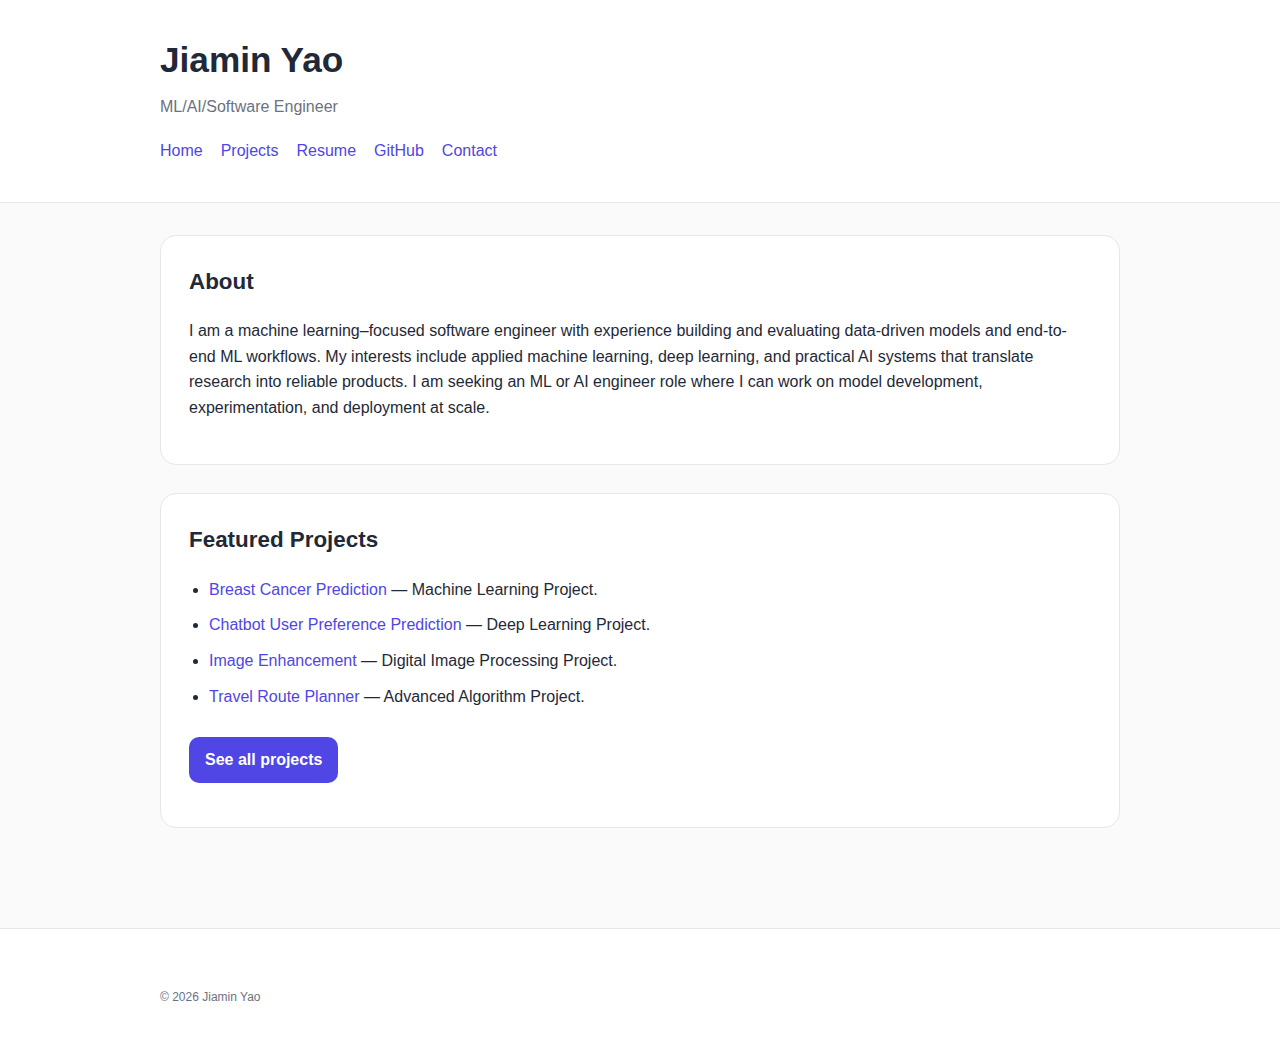
<file: index.html>
<!doctype html>
<html lang="en">
<head>
  <meta charset="utf-8" />
  <meta name="viewport" content="width=device-width,initial-scale=1" />
  <title>Jiamin Yao</title>
  <link rel="stylesheet" href="assets/style.css" />
</head>
<body>
  <header class="site-header">
    <div class="container">
      <h1>Jiamin Yao</h1>
      <p class="subtitle">ML/AI/Software Engineer</p>

      <nav class="nav">
        <a href="index.html">Home</a>
        <a href="projects.html">Projects</a>
        <a href="resume.html">Resume</a>
        <a href="https://github.com/JiaminYao">GitHub</a>
        <a href="mailto:jamieyao0508@gmail.com">Contact</a>
      </nav>
    </div>
  </header>

  <main class="container">
    <section class="card">
      <h2>About</h2>
      <p>
        I am a machine learning–focused software engineer with experience building and evaluating data-driven models and end-to-end ML workflows. 
        My interests include applied machine learning, deep learning, and practical AI systems that translate research into reliable products. 
        I am seeking an ML or AI engineer role where I can work on model development, experimentation, and deployment at scale.
      </p>
    </section>

    <section class="card">
      <h2>Featured Projects</h2>
      <ul>
        <li>
          <a href="https://github.com/JiaminYao/BreastCancerPrediction">Breast Cancer Prediction</a> — Machine Learning Project.
        </li>
        <li>
          <a href="https://github.com/JiaminYao/ChatbotPrediction">Chatbot User Preference Prediction</a> — Deep Learning Project.
        </li>
        <li>
            <a href="https://github.com/JiaminYao/ImageEnhancement">Image Enhancement</a> — Digital Image Processing Project.
        </li>
        <li>
            <a href="https://github.com/JiaminYao/TravelRoutePlanner">Travel Route Planner</a> — Advanced Algorithm Project.
        </li>
      </ul>
      <p><a class="button" href="projects.html">See all projects</a></p>
    </section>
  </main>

  <footer class="footer">
    <div class="container">
      <small>© <span id="y"></span> Jiamin Yao</small>
    </div>
  </footer>

  <script>document.getElementById("y").textContent = new Date().getFullYear();</script>
</body>
</html>
</file>
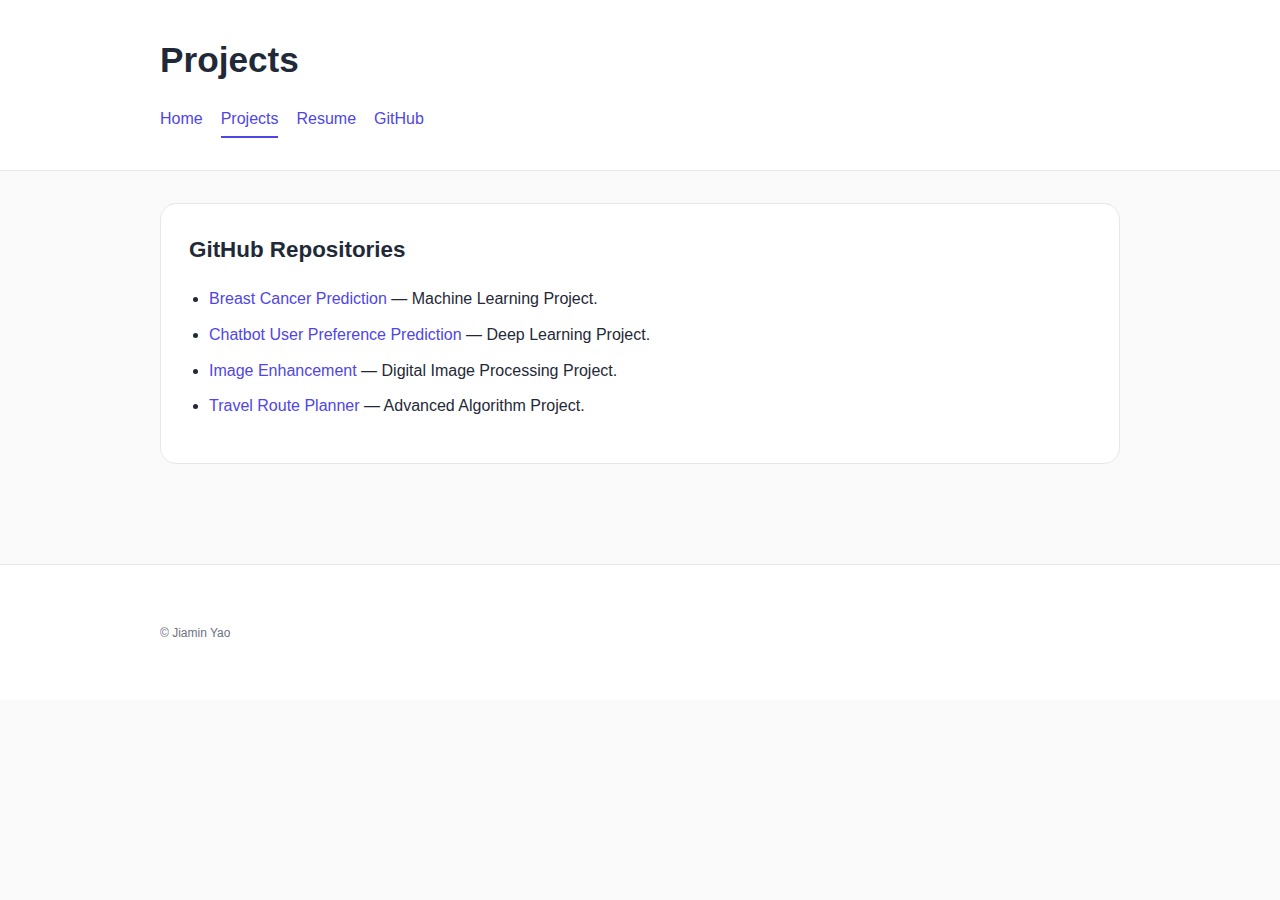
<file: projects.html>
<!doctype html>
<html lang="en">
<head>
  <meta charset="utf-8" />
  <meta name="viewport" content="width=device-width,initial-scale=1" />
  <title>Projects · Jiamin Yao</title>
  <link rel="stylesheet" href="assets/style.css" />
</head>
<body>
  <header class="site-header">
    <div class="container">
      <h1>Projects</h1>
      <nav class="nav">
        <a href="index.html">Home</a>
        <a href="projects.html" aria-current="page">Projects</a>
        <a href="resume.html">Resume</a>
        <a href="https://github.com/JiaminYao">GitHub</a>
      </nav>
    </div>
  </header>

  <main class="container">
    <section class="card">
      <h2>GitHub Repositories</h2>
      <ul>
        <li><a href="https://github.com/JiaminYao/BreastCancerPrediction">Breast Cancer Prediction</a> — Machine Learning Project.</li>
        <li><a href="https://github.com/JiaminYao/ChatbotPrediction">Chatbot User Preference Prediction</a> — Deep Learning Project.</li>
        <li><a href="https://github.com/JiaminYao/ImageEnhancement">Image Enhancement</a> — Digital Image Processing Project.</li>
        <li><a href="https://github.com/JiaminYao/TravelRoutePlanner">Travel Route Planner</a> — Advanced Algorithm Project.</li>
      </ul>
    </section>
  </main>

  <footer class="footer">
    <div class="container">
      <small>© <span id="y"></span> Jiamin Yao</small>
    </div>
  </footer>

</body>
</html>
</file>
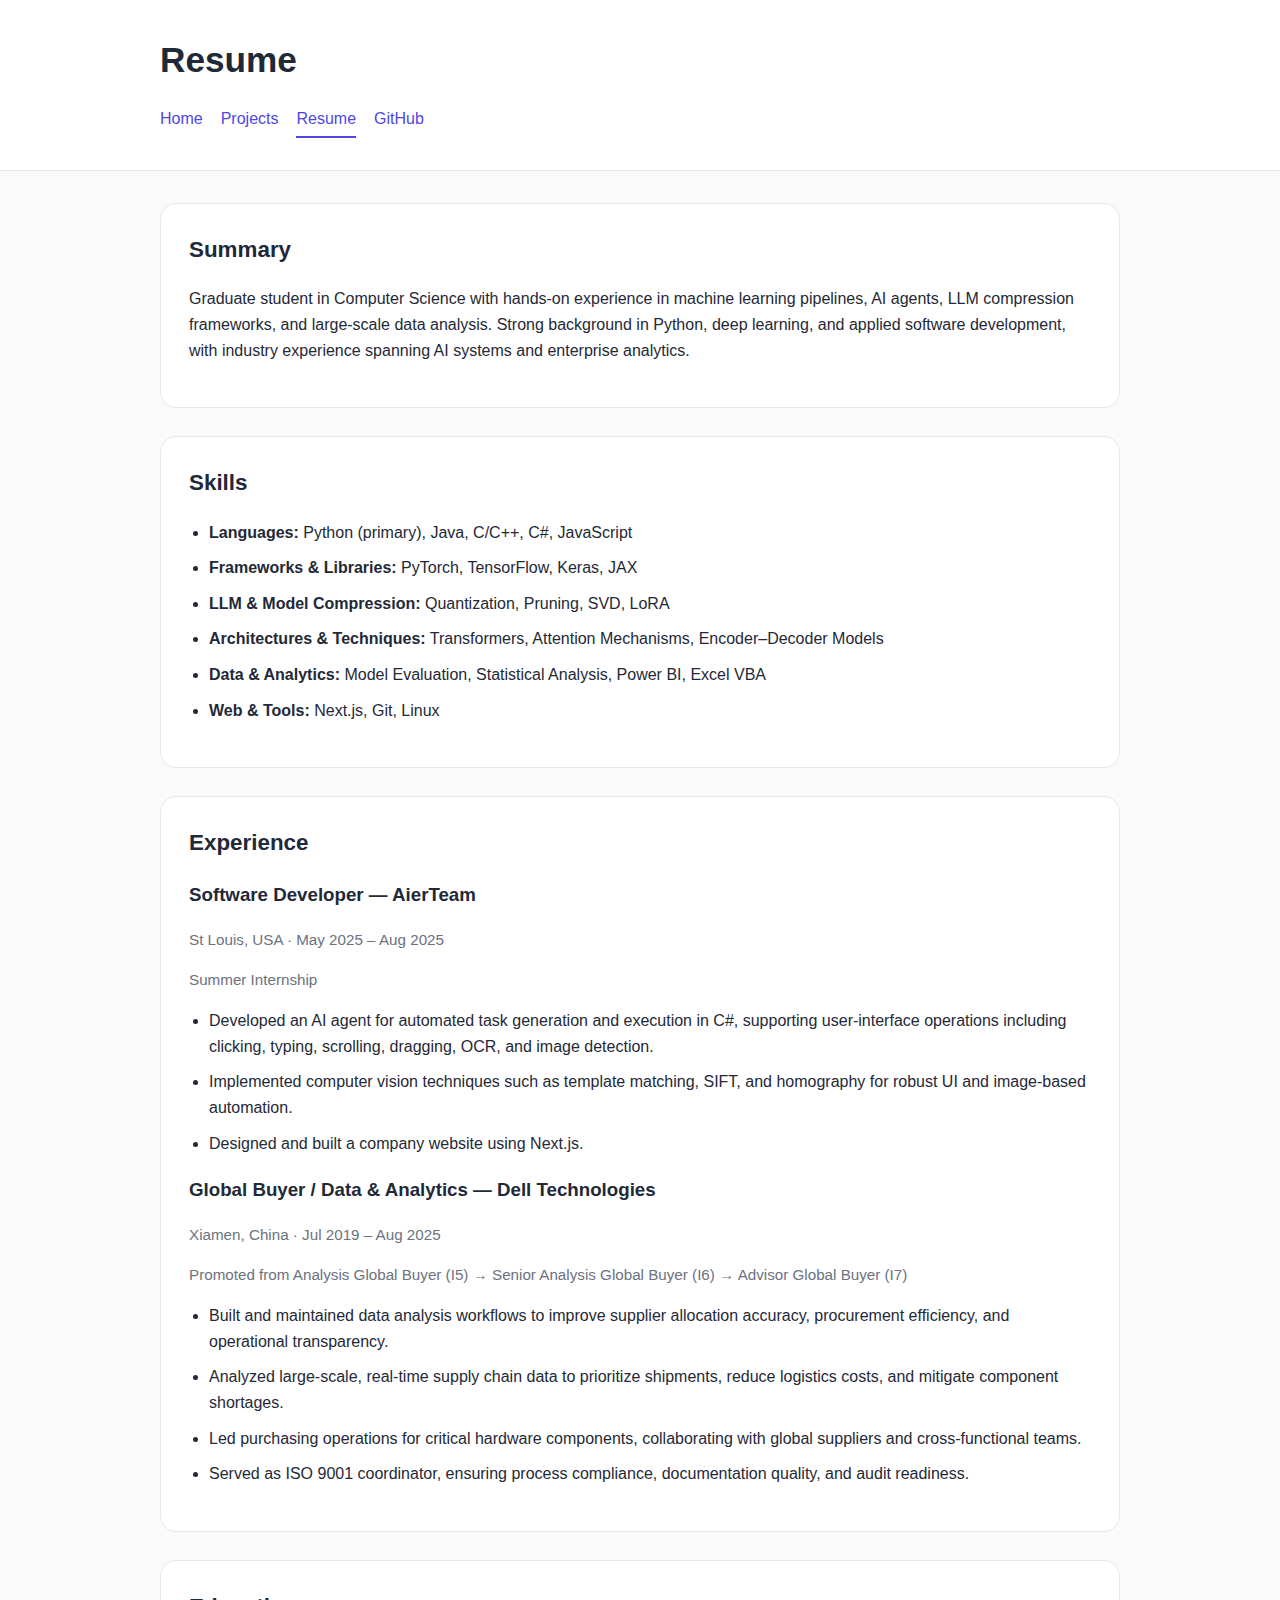
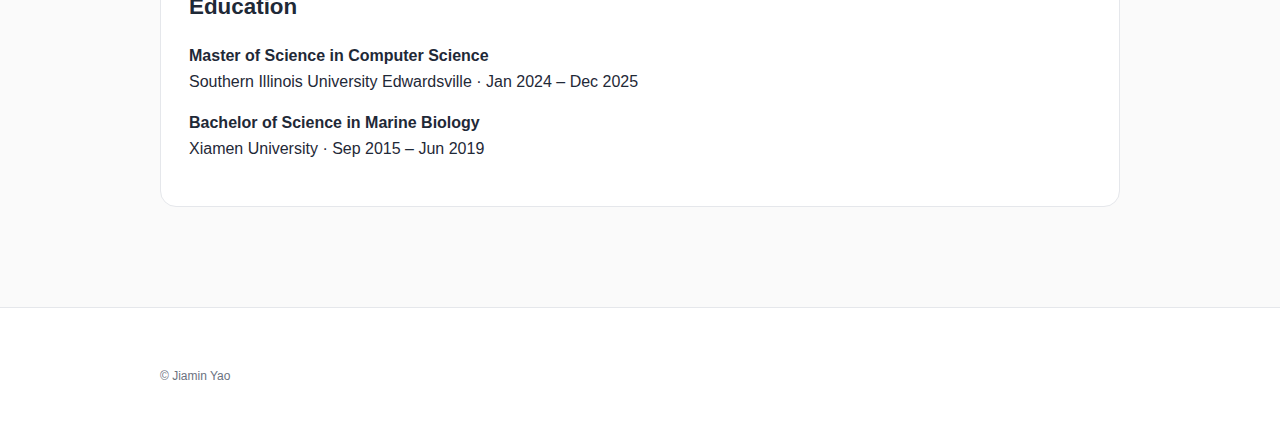
<file: resume.html>
<!doctype html>
<html lang="en">
<head>
  <meta charset="utf-8" />
  <meta name="viewport" content="width=device-width,initial-scale=1" />
  <title>Resume · Jiamin Yao</title>
  <link rel="stylesheet" href="assets/style.css" />
</head>
<body>
  <header class="site-header">
    <div class="container">
      <h1>Resume</h1>
      <nav class="nav">
        <a href="index.html">Home</a>
        <a href="projects.html">Projects</a>
        <a href="resume.html" aria-current="page">Resume</a>
        <a href="https://github.com/JiaminYao">GitHub</a>
      </nav>
    </div>
  </header>

  <main class="container">
    <!-- Summary -->
    <section class="card">
      <h2>Summary</h2>
      <p>
        Graduate student in Computer Science with hands-on experience in machine learning pipelines,
        AI agents, LLM compression frameworks, and large-scale data analysis. Strong background in Python,
        deep learning, and applied software development, with industry experience spanning AI systems
        and enterprise analytics.
      </p>
    </section>

    <!-- Skills -->
    <section class="card">
      <h2>Skills</h2>
      <ul>
        <li><strong>Languages:</strong> Python (primary), Java, C/C++, C#, JavaScript</li>
        <li><strong>Frameworks & Libraries:</strong> PyTorch, TensorFlow, Keras, JAX</li>
        <li><strong>LLM & Model Compression:</strong> Quantization, Pruning, SVD, LoRA</li>
        <li><strong>Architectures & Techniques:</strong> Transformers, Attention Mechanisms, Encoder–Decoder Models</li>
        <li><strong>Data & Analytics:</strong> Model Evaluation, Statistical Analysis, Power BI, Excel VBA</li>
        <li><strong>Web & Tools:</strong> Next.js, Git, Linux</li>
      </ul>
    </section>

    <!-- Experience -->
    <section class="card">
      <h2>Experience</h2>

      <h3>Software Developer — AierTeam</h3>
      <p class="muted">St Louis, USA · May 2025 – Aug 2025</p>
      <p class="muted">Summer Internship</p>
      <ul>
        <li>
          Developed an AI agent for automated task generation and execution in C#, supporting
          user-interface operations including clicking, typing, scrolling, dragging, OCR, and image detection.
        </li>
        <li>
          Implemented computer vision techniques such as template matching, SIFT, and homography
          for robust UI and image-based automation.
        </li>
        <li>
          Designed and built a company website using Next.js.
        </li>
      </ul>

      <h3>Global Buyer / Data & Analytics — Dell Technologies</h3>
      <p class="muted">Xiamen, China · Jul 2019 – Aug 2025</p>
      <p class="muted">Promoted from Analysis Global Buyer (I5) → Senior Analysis Global Buyer (I6) → Advisor Global Buyer (I7)</p>
      <ul>
        <li>
          Built and maintained data analysis workflows to improve supplier allocation accuracy,
          procurement efficiency, and operational transparency.
        </li>
        <li>
          Analyzed large-scale, real-time supply chain data to prioritize shipments, reduce logistics
          costs, and mitigate component shortages.
        </li>
        <li>
          Led purchasing operations for critical hardware components, collaborating with global suppliers
          and cross-functional teams.
        </li>
        <li>
          Served as ISO 9001 coordinator, ensuring process compliance, documentation quality,
          and audit readiness.
        </li>
      </ul>      
    </section>

    <!-- Education -->
    <section class="card">
      <h2>Education</h2>
      <p>
        <strong>Master of Science in Computer Science</strong><br />
        Southern Illinois University Edwardsville · Jan 2024 – Dec 2025
      </p>
      <p>
        <strong>Bachelor of Science in Marine Biology</strong><br />
        Xiamen University · Sep 2015 – Jun 2019
      </p>
    </section>
  </main>

  <footer class="footer">
    <div class="container">
      <small>© <span id="y"></span> Jiamin Yao</small>
    </div>
  </footer>
  
</body>
</html>
</file>
<file: assets/style.css>
/* =========
   Design System
   ========= */
   :root {
    --bg: #fafafa;
    --surface: #ffffff;
    --text: #1f2937;        /* slate-800 */
    --muted: #6b7280;       /* gray-500 */
    --border: #e5e7eb;      /* gray-200 */
    --accent: #4f46e5;      /* indigo-600 */
    --accent-soft: #eef2ff; /* indigo-50 */
  }
  
  /* =========
     Base
     ========= */
  * {
    box-sizing: border-box;
  }
  
  body {
    margin: 0;
    font-family: -apple-system, BlinkMacSystemFont, "Segoe UI",
      Roboto, Inter, Helvetica, Arial, sans-serif;
    background: var(--bg);
    color: var(--text);
    line-height: 1.6;
  }
  
  a {
    color: var(--accent);
    text-decoration: none;
  }
  
  a:hover {
    text-decoration: underline;
  }
  
  /* =========
     Layout
     ========= */
  .container {
    width: min(960px, 92vw);
    margin: 0 auto;
    padding: 32px 0;
  }
  
  /* =========
     Header
     ========= */
  .site-header {
    background: var(--surface);
    border-bottom: 1px solid var(--border);
  }
  
  .site-header h1 {
    margin: 0;
    font-size: 2.2rem;
    font-weight: 700;
  }
  
  .subtitle {
    margin-top: 6px;
    color: var(--muted);
    font-size: 1rem;
  }
  
  /* =========
     Navigation
     ========= */
  .nav {
    display: flex;
    gap: 18px;
    margin-top: 18px;
    flex-wrap: wrap;
  }
  
  .nav a {
    font-weight: 500;
    padding-bottom: 4px;
    border-bottom: 2px solid transparent;
  }
  
  .nav a:hover,
  .nav a[aria-current="page"] {
    border-color: var(--accent);
  }
  
  /* =========
     Cards / Sections
     ========= */
  .card {
    background: var(--surface);
    border: 1px solid var(--border);
    border-radius: 16px;
    padding: 28px;
    margin-bottom: 28px;
  }
  
  .card h2 {
    margin-top: 0;
    font-size: 1.4rem;
    font-weight: 600;
  }
  
  /* =========
     Text Utilities
     ========= */
  .muted {
    color: var(--muted);
    font-size: 0.95rem;
  }
  
  /* =========
     Buttons
     ========= */
  .button {
    display: inline-block;
    margin-top: 12px;
    padding: 10px 16px;
    background: var(--accent);
    color: #fff;
    border-radius: 10px;
    font-weight: 600;
  }
  
  .button:hover {
    background: #4338ca;
    text-decoration: none;
  }
  
  /* =========
     Lists
     ========= */
  ul {
    padding-left: 20px;
  }
  
  li {
    margin-bottom: 10px;
  }
  
  /* =========
     Footer
     ========= */
  .footer {
    border-top: 1px solid var(--border);
    background: var(--surface);
    padding: 24px 0;
    margin-top: 40px;
    color: var(--muted);
    font-size: 0.9rem;
  }
  
  /* =========
     Responsive
     ========= */
  @media (max-width: 640px) {
    .site-header h1 {
      font-size: 1.8rem;
    }
  
    .nav {
      gap: 14px;
    }
  }
</file>
